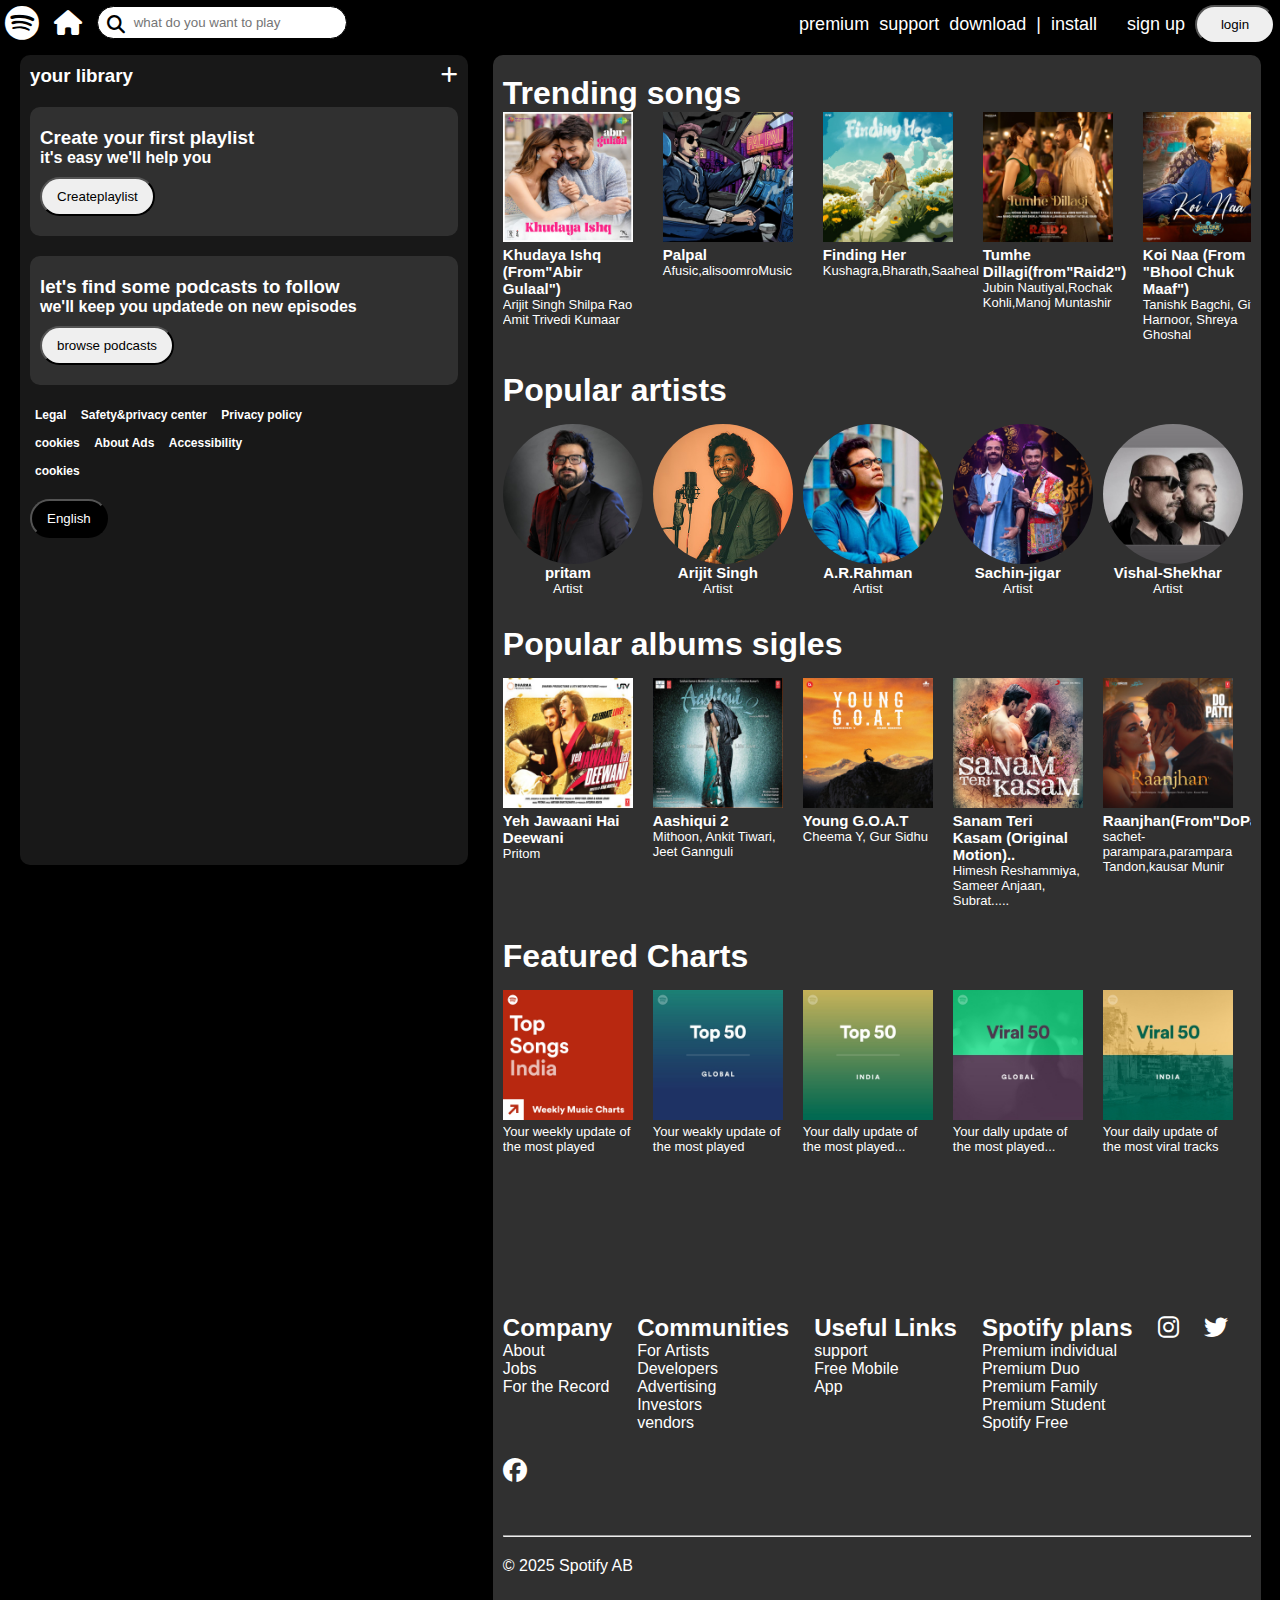
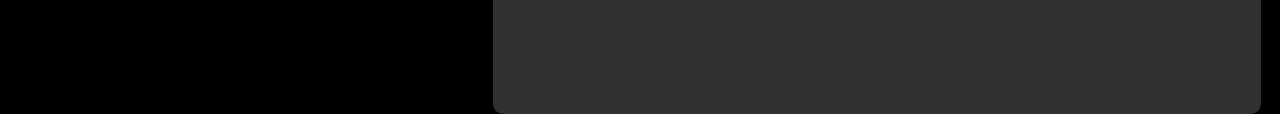
<file: index.html>
<!DOCTYPE html>
<html lang="en">

<head>
    <meta charset="UTF-8">
    <meta name="viewport" content="width=device-width, initial-scale=1.0">
    <title>Spotify-Web Player:Music For Everyone</title>
    <link rel="stylesheet" href="https://cdnjs.cloudflare.com/ajax/libs/font-awesome/6.7.2/css/all.min.css"
        integrity="sha512-Evv84Mr4kqVGRNSgIGL/F/aIDqQb7xQ2vcrdIwxfjThSH8CSR7PBEakCr51Ck+w+/U6swU2Im1vVX0SVk9ABhg=="
        crossorigin="anonymous" referrerpolicy="no-referrer" />
    <link rel="stylesheet" href="style.css">
    <link rel="icon" href="/photos2/Spotify_Primary_Logo_RGB_Green.png">

</head>

<body>
    <header>
        <div class="navbar">
            <div class="left-sec">
                <i class="fa-brands fa-spotify" style="color:white;"></i>
                <i class="fa-solid fa-house home"></i>
                <div class="search">
                    <i class="fa-solid fa-magnifying-glass"></i>
                    <input type="" placeholder=" what do you want to play">
                </div>
            </div>
            <div class="right-sec">
                <p class="sec">premium</p>
                <p class="sec">support</p>
                <p class="sec">download</p>
                <p class="sec">|</p>
                <p class="sec">install</p>
                <p id="signup">sign up</p>
                <div><button class="login">login</button></div>
            </div>
        </div>
    </header>
    <div class="importent">
        <div class="left">
            <h3 class="play-title">
                your library <i class="fa-solid fa-plus"></i>
            </h3>
            <div class="playlist playlist-1">
                <h3>Create your first playlist</h3>
                <h4>it's easy we'll help you</h4>
                <button class="Create-playlist">Createplaylist</button>
            </div>
            <div class="playlist playlist-2">
                <h3>let's find some podcasts to follow</h3>
                <h4>we'll keep you updatede on new episodes</h4>
                <button class="browse-podcasts">browse podcasts</button>
            </div>
            <div class="last">

                <div class="cookies">
                    <ul>
                        <li>

                            <a href="#">Legal</a>
                            <a href="#">Safety&privacy center</a>
                            <a href="#">Privacy policy</a>
                        </li>
                        <li>

                            <a href="#">cookies</a>
                            <a href="#">About Ads</a>
                            <a href="#">Accessibility</a>
                        </li>
                        <li>
                            <a href="#">cookies</a>
                        </li>
                    </ul>

                </div>
            </div>
            <div class="lang">
                <button class="English">English</button>
            </div>

        
    </div>
    <div class="right">
        <h1>Trending songs</h1>
        <div class="contaner1">
            <div class="item">
                <img src="photos/1.jpeg" alt="">
                <h3>Khudaya Ishq (From"Abir Gulaal")</h3>
                <p>Arijit Singh Shilpa Rao Amit Trivedi Kumaar</p>
            </div>
            <div class="item">
                <img src="photos/2.jpeg" alt="">
                <h3>Palpal</h3>
                <p>Afusic,alisoomroMusic</p>
            </div>
            <div class="item">
                <img src="photos/3.jpeg" alt="">
                <h3>Finding Her</h3>
                <p>Kushagra,Bharath,Saaheal</p>
            </div>
            <div class="item">
                <img src="photos/4.jpeg" alt="">
                <h3>Tumhe Dillagi(from"Raid2")</h3>
                <p>Jubin Nautiyal,Rochak Kohli,Manoj Muntashir</p>
            </div>
            <div class="item">
                <img src="photos/5.jpeg" alt="">
                <h3>Koi Naa (From "Bhool Chuk Maaf")</h3>
                <p>Tanishk Bagchi, Gifty, Harnoor, Shreya Ghoshal</p>
            </div>
        </div>
        <div class="contaner2">
            <h1>Popular artists</h1>
            <div class="flex-cont">
                <div class="item">
                    <div class="circle-img">
                        <img src="photos/11.jpeg" alt="">
                    </div>
                    <h3>pritam</h3>
                    <p>Artist</p>
                </div>
                <div class="item">
                    <div class="circle-img">
                        <img src="photos/12.jpeg" alt="">
                    </div>
                    <h3>Arijit Singh</h3>
                    <p>Artist</p>
                </div>
                <div class="item">
                    <div class="circle-img">
                        <img src="photos/13.jpeg" alt="">
                    </div>
                    <h3>A.R.Rahman</h3>
                    <p>Artist</p>
                </div>
                <div class="item">
                    <div class="circle-img">
                        <img src="photos/14.jpeg" alt="">
                    </div>
                    <h3>Sachin-jigar</h3>
                    <p>Artist</p>
                </div>
                <div class="item">
                    <div class="circle-img">
                        <img src="photos/15.jpeg" alt="">
                    </div>
                    <h3>Vishal-Shekhar</h3>
                    <p>Artist</p>
                </div>
            </div>
            <div class="contaner3">
                <h1>Popular albums sigles</h1>
                <div class="flex-cont1">
                    <div class="item">
                        <img src="photos/21.jpeg" alt="">
                        <h3>Yeh Jawaani Hai Deewani</h3>
                        <p>Pritom</p>
                    </div>
                    <div class="item">
                        <img src="photos/22.jpeg" alt="">
                        <h3>Aashiqui 2</h3>
                        <p>Mithoon, Ankit Tiwari, Jeet Gannguli</p>
                    </div>
                    <div class="item">
                        <img src="photos/23.jpeg" alt="">
                        <h3>Young G.O.A.T</h3>
                        <p>Cheema Y, Gur Sidhu</p>
                    </div>
                    <div class="item">
                        <img src="photos/24.jpeg" alt="">
                        <h3>Sanam Teri Kasam (Original Motion)..</h3>
                        <p>Himesh Reshammiya, Sameer Anjaan, Subrat.....</p>
                    </div>
                    <div class="item">
                        <img src="photos2/a1.jpeg" alt="">
                        <h3>Raanjhan(From"DoPatti")</h3>
                        <p>sachet-parampara,parampara Tandon,kausar Munir</p>
                    </div>

                </div>
                <div class="contaner4">
                    <h1>Featured Charts</h1>
                    <div class="flex-cont2">
                        <div class="item">
                            <img src="photos2/aa1.jpg" alt="">
                            <p>Your weekly update of the most played</p>
                        </div>
                        <div class="item">
                            <img src="photos2/aa2.jpg" alt="">
                            <p>Your weakly update of the most played</p>
                        </div>
                        <div class="item">
                            <img src="photos2/aa3.jpg" alt="">
                            <p>Your dally update of the most played...</p>
                        </div>
                        <div class="item">
                            <img src="photos2/aa4.jpg" alt="">
                            <p>Your dally update of the most played...</p>
                        </div>
                        <div class="item">
                            <img src="photos2/aa5.jpg" alt="">
                            <p>Your daily update of the most viral tracks</p>
                        </div>
                    </div>
                </div>
                <div class="footer">
                    <div class="list-cont">
                        <ul class="list">
                            <h2 class="list-item">Company</h2>
                            <li class="list-item">About</li>
                            <li class="list-item">Jobs</li>
                            <li class="list-item">For the Record</li>
                        </ul>
                        <ul class="list">
                            <h2 class="list-item">Communities</h2>
                            <li class="list-item">For Artists</li>
                            <li class="list-item">Developers</li>
                            <li class="list-item">Advertising</li>
                            <li class="list-item">Investors</li>
                            <li class="list-item">vendors</li>
                        </ul>
                        <ul class="list">
                            <h2 class="list-item">Useful Links</h2>
                            <li class="list-item">support</li>
                            <li class="list-item">Free Mobile</li>
                            <li class="list-item">App</li>
                        </ul>
                        <ul class="list">
                            <h2 class="list-item">Spotify plans</h2>
                            <li class="list-item">Premium individual</li>
                            <li class="list-item">Premium Duo</li>
                            <li class="list-item">Premium Family</li>
                            <li class="list-item">Premium Student</li>
                            <li class="list-item">Spotify Free</li>
                        </ul>
                        <ul class="list">
                            <h2 class="list-item"><i class="fa-brands fa-instagram"></i></h2>
                        </ul>
                        <ul class="list">
                            <h2 class="list-item"><i class="fa-brands fa-twitter"></i></h2>
                        </ul>
                        <ul class="list">
                            <h2 class="list-item"><i class="fa-brands fa-facebook"></i></h2>
                        </ul>
                    </div>
                    <hr>
                    <p>© 2025 Spotify AB</p>
                </div>
            </div>
        </div>
       </div>

</body>

</html>
</file>
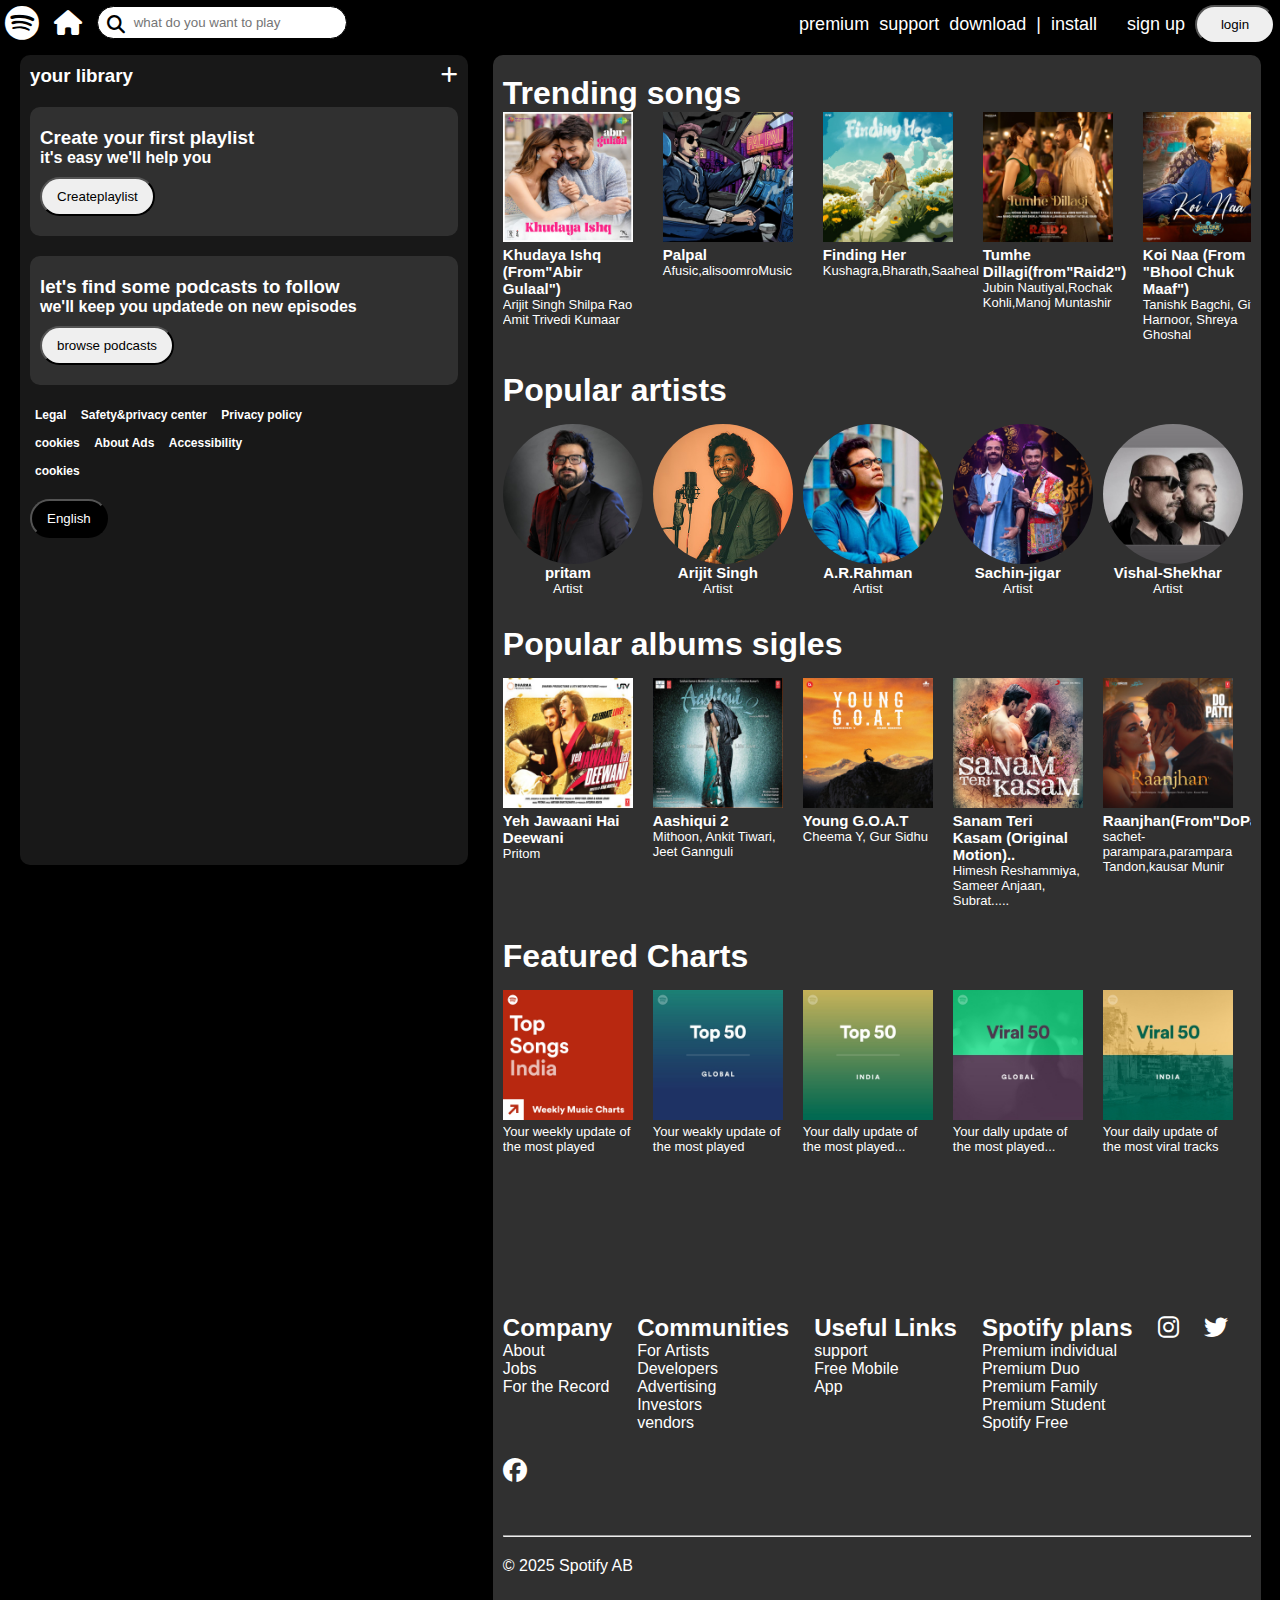
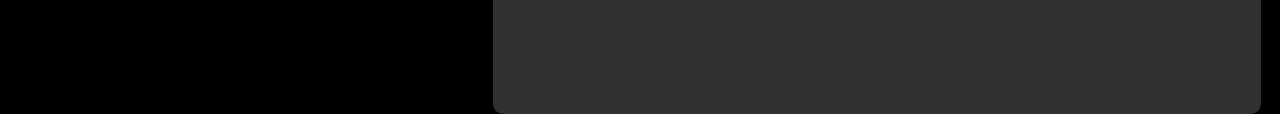
<file: proj.html>
<!DOCTYPE html>
<html lang="en">

<head>
    <meta charset="UTF-8">
    <meta name="viewport" content="width=device-width, initial-scale=1.0">
    <title>Spotify-Web Player:Music For Everyone</title>
    <link rel="stylesheet" href="https://cdnjs.cloudflare.com/ajax/libs/font-awesome/6.7.2/css/all.min.css"
        integrity="sha512-Evv84Mr4kqVGRNSgIGL/F/aIDqQb7xQ2vcrdIwxfjThSH8CSR7PBEakCr51Ck+w+/U6swU2Im1vVX0SVk9ABhg=="
        crossorigin="anonymous" referrerpolicy="no-referrer" />
    <link rel="stylesheet" href="proj.css">
    <link rel="icon" href="/photos2/Spotify_Primary_Logo_RGB_Green.png">

</head>

<body>
    <header>
        <div class="navbar">
            <div class="left-sec">
                <i class="fa-brands fa-spotify" style="color:white;"></i>
                <i class="fa-solid fa-house home"></i>
                <div class="search">
                    <i class="fa-solid fa-magnifying-glass"></i>
                    <input type="" placeholder=" what do you want to play">
                </div>
            </div>
            <div class="right-sec">
                <p class="sec">premium</p>
                <p class="sec">support</p>
                <p class="sec">download</p>
                <p class="sec">|</p>
                <p class="sec">install</p>
                <p id="signup">sign up</p>
                <div><button class="login">login</button></div>
            </div>
        </div>
    </header>
    <div class="importent">
        <div class="left">
            <h3 class="play-title">
                your library <i class="fa-solid fa-plus"></i>
            </h3>
            <div class="playlist playlist-1">
                <h3>Create your first playlist</h3>
                <h4>it's easy we'll help you</h4>
                <button class="Create-playlist">Createplaylist</button>
            </div>
            <div class="playlist playlist-2">
                <h3>let's find some podcasts to follow</h3>
                <h4>we'll keep you updatede on new episodes</h4>
                <button class="browse-podcasts">browse podcasts</button>
            </div>
            <div class="last">

                <div class="cookies">
                    <ul>
                        <li>

                            <a href="#">Legal</a>
                            <a href="#">Safety&privacy center</a>
                            <a href="#">Privacy policy</a>
                        </li>
                        <li>

                            <a href="#">cookies</a>
                            <a href="#">About Ads</a>
                            <a href="#">Accessibility</a>
                        </li>
                        <li>
                            <a href="#">cookies</a>
                        </li>
                    </ul>

                </div>
            </div>
            <div class="lang">
                <button class="English">English</button>
            </div>

        
    </div>
    <div class="right">
        <h1>Trending songs</h1>
        <div class="contaner1">
            <div class="item">
                <img src="photos/1.jpeg" alt="">
                <h3>Khudaya Ishq (From"Abir Gulaal")</h3>
                <p>Arijit Singh Shilpa Rao Amit Trivedi Kumaar</p>
            </div>
            <div class="item">
                <img src="photos/2.jpeg" alt="">
                <h3>Palpal</h3>
                <p>Afusic,alisoomroMusic</p>
            </div>
            <div class="item">
                <img src="photos/3.jpeg" alt="">
                <h3>Finding Her</h3>
                <p>Kushagra,Bharath,Saaheal</p>
            </div>
            <div class="item">
                <img src="photos/4.jpeg" alt="">
                <h3>Tumhe Dillagi(from"Raid2")</h3>
                <p>Jubin Nautiyal,Rochak Kohli,Manoj Muntashir</p>
            </div>
            <div class="item">
                <img src="photos/5.jpeg" alt="">
                <h3>Koi Naa (From "Bhool Chuk Maaf")</h3>
                <p>Tanishk Bagchi, Gifty, Harnoor, Shreya Ghoshal</p>
            </div>
        </div>
        <div class="contaner2">
            <h1>Popular artists</h1>
            <div class="flex-cont">
                <div class="item">
                    <div class="circle-img">
                        <img src="photos/11.jpeg" alt="">
                    </div>
                    <h3>pritam</h3>
                    <p>Artist</p>
                </div>
                <div class="item">
                    <div class="circle-img">
                        <img src="photos/12.jpeg" alt="">
                    </div>
                    <h3>Arijit Singh</h3>
                    <p>Artist</p>
                </div>
                <div class="item">
                    <div class="circle-img">
                        <img src="photos/13.jpeg" alt="">
                    </div>
                    <h3>A.R.Rahman</h3>
                    <p>Artist</p>
                </div>
                <div class="item">
                    <div class="circle-img">
                        <img src="photos/14.jpeg" alt="">
                    </div>
                    <h3>Sachin-jigar</h3>
                    <p>Artist</p>
                </div>
                <div class="item">
                    <div class="circle-img">
                        <img src="photos/15.jpeg" alt="">
                    </div>
                    <h3>Vishal-Shekhar</h3>
                    <p>Artist</p>
                </div>
            </div>
            <div class="contaner3">
                <h1>Popular albums sigles</h1>
                <div class="flex-cont1">
                    <div class="item">
                        <img src="photos/21.jpeg" alt="">
                        <h3>Yeh Jawaani Hai Deewani</h3>
                        <p>Pritom</p>
                    </div>
                    <div class="item">
                        <img src="photos/22.jpeg" alt="">
                        <h3>Aashiqui 2</h3>
                        <p>Mithoon, Ankit Tiwari, Jeet Gannguli</p>
                    </div>
                    <div class="item">
                        <img src="photos/23.jpeg" alt="">
                        <h3>Young G.O.A.T</h3>
                        <p>Cheema Y, Gur Sidhu</p>
                    </div>
                    <div class="item">
                        <img src="photos/24.jpeg" alt="">
                        <h3>Sanam Teri Kasam (Original Motion)..</h3>
                        <p>Himesh Reshammiya, Sameer Anjaan, Subrat.....</p>
                    </div>
                    <div class="item">
                        <img src="photos2/a1.jpeg" alt="">
                        <h3>Raanjhan(From"DoPatti")</h3>
                        <p>sachet-parampara,parampara Tandon,kausar Munir</p>
                    </div>

                </div>
                <div class="contaner4">
                    <h1>Featured Charts</h1>
                    <div class="flex-cont2">
                        <div class="item">
                            <img src="photos2/aa1.jpg" alt="">
                            <p>Your weekly update of the most played</p>
                        </div>
                        <div class="item">
                            <img src="photos2/aa2.jpg" alt="">
                            <p>Your weakly update of the most played</p>
                        </div>
                        <div class="item">
                            <img src="photos2/aa3.jpg" alt="">
                            <p>Your dally update of the most played...</p>
                        </div>
                        <div class="item">
                            <img src="photos2/aa4.jpg" alt="">
                            <p>Your dally update of the most played...</p>
                        </div>
                        <div class="item">
                            <img src="photos2/aa5.jpg" alt="">
                            <p>Your daily update of the most viral tracks</p>
                        </div>
                    </div>
                </div>
                <div class="footer">
                    <div class="list-cont">
                        <ul class="list">
                            <h2 class="list-item">Company</h2>
                            <li class="list-item">About</li>
                            <li class="list-item">Jobs</li>
                            <li class="list-item">For the Record</li>
                        </ul>
                        <ul class="list">
                            <h2 class="list-item">Communities</h2>
                            <li class="list-item">For Artists</li>
                            <li class="list-item">Developers</li>
                            <li class="list-item">Advertising</li>
                            <li class="list-item">Investors</li>
                            <li class="list-item">vendors</li>
                        </ul>
                        <ul class="list">
                            <h2 class="list-item">Useful Links</h2>
                            <li class="list-item">support</li>
                            <li class="list-item">Free Mobile</li>
                            <li class="list-item">App</li>
                        </ul>
                        <ul class="list">
                            <h2 class="list-item">Spotify plans</h2>
                            <li class="list-item">Premium individual</li>
                            <li class="list-item">Premium Duo</li>
                            <li class="list-item">Premium Family</li>
                            <li class="list-item">Premium Student</li>
                            <li class="list-item">Spotify Free</li>
                        </ul>
                        <ul class="list">
                            <h2 class="list-item"><i class="fa-brands fa-instagram"></i></h2>
                        </ul>
                        <ul class="list">
                            <h2 class="list-item"><i class="fa-brands fa-twitter"></i></h2>
                        </ul>
                        <ul class="list">
                            <h2 class="list-item"><i class="fa-brands fa-facebook"></i></h2>
                        </ul>
                    </div>
                    <hr>
                    <p>© 2025 Spotify AB</p>
                </div>
            </div>
        </div>
       </div>

</body>

</html>
</file>
<file: style.css>
*{
    margin: 0;
    padding: 0;
    box-sizing: border-box;
}

body {
    background-color: #000;
    font-family: 'Segoe UI', Tahoma, Geneva, Verdana, sans-serif;
}
.contaner1::-webkit-scrollbar{
    display: none;
}
.flex-cont::-webkit-scrollbar{
    display: none;
}
.flex-cont1::-webkit-scrollbar{
    display: none;
}
.flex-cont2::-webkit-scrollbar{
    display: none;
}


.navbar {
    width: 100%;
    display: flex;
    justify-content: space-between;
    background-color: black;
    color: white;
    padding: 5px;
    font-size: 18px;
    position: fixed;
    top: 0;
    z-index: 999;
    
}
.left-sec {
    display: flex;
    column-gap: 10px;
    margin-top: 1px;

}
.right-sec {
    display: flex;
    align-items: center;
    column-gap: 10px;
}
.home{
    font-size: 25px;
    background-color:black;
    border-radius: 50%;
    padding: 5px;
    color: white;
    
}
.right-sec-logo{
    display: flex;
    column-gap: 10px;
    margin-top: 6px;

    
}
.fa-spotify{
    font-size: 35px;
}
.navbar input{
    border: 1px solid black;
    border-radius: 25px;
    padding: 8px 8px 8px 32px;
    width: 250px;
    
}
.login{
    border-radius: 25px;
    padding: 10px;
    width: 80px;
}
#signup{
    gap: 5px;
    margin-left: 20px;
}
.search{
 position: relative;  

}
.search i {
   position: absolute;
   top: 10px;
   left: 10px;
   color: black;
}
.importent {
    display:flex;
    gap: 10px;
    justify-content: center;
    
    
}    
.left{
    background-color: rgb(24, 24, 24);
    border-radius: 10px;
    width: 35%;
    height: 90%;
    position: fixed;
    top: 45px;
    left: 20px;
    margin-top: 10px;
    padding: 10px;
    color: white;
    

}

.play-title {
    width: 100%;
    display: flex;
    justify-content: space-between;

    
}

.right{
    background-color:#181818;
    /* max-width: 90%; */
    width: 60%;
    height: 100%;
    color: white;
    bottom: 12px;
    border-radius: 7px;
    margin-left: 37%;
}

.playlist{
    margin-top: 20px;
    background: #303030;
    padding: 20px 10px;
    border-radius:10px;
}

.playlist button {
    padding: 10px 15px;
    border-radius: 30px;
    margin-top: 10px;
}
.English
{
    padding: 10px 15px;
    border-radius: 30px;
    margin-top: 10px;
    background-color: black;
    color: white;
}
.cookies ul li a{
    text-decoration: none;
    color: white;
    font-size: 12px;
    font-weight: 600;
    margin: 0 5px;

}
.cookies ul{
    list-style: none;
    margin-top: 20px;
}
.cookies ul li{
    padding-bottom: 10px;
}
.right{
    margin-top: 55px;
    background: #303030;
    padding: 20px 10px;
    border-radius: 10px;
}

.right::-webkit-scrollbar{
    display: none;
}

.contaner1{
    display: flex;
    width: 100%;
    overflow-x: scroll;
    gap: 30px;
}
.item{
    max-width:130px;
    min-width:130px;
}
.item img {
    width: 100%;
}
.item h3 {
    font-size: 15px;
}
.item p {
    font-size: 13px;
}

.contaner2 h1 {
    margin: 30px 0 15px 0;
}
.flex-cont{
    display: flex;
    gap: 20px;
    overflow-x: scroll; 

}

.flex-cont .item {
    text-align: center;
}

.circle-img {
    min-width: 140px;
    max-width: 140px;
    height: 140px;
    border-radius: 50%;
    overflow: hidden;
}

.circle-img img {
    width: 100%;
    height: 100%;
    object-fit: cover;
}
.contaner3{
    width: 100%;
}
.contaner3 h1 {
    margin: 30px 0 15px 0;
}
.flex-cont1 {
    width: 100%;
    overflow-x: scroll;
    gap: 20px;
    display: flex;
}
.flex-cont2{
    width: 100%;
    gap: 20px;
    display: flex;
    overflow-x: scroll;
}
.contaner3 h1 {
    margin: 30px 0 15px 0;
}
.footer{
    min-height: 60vh;
    display: flex;
    flex-direction: column;
    justify-content: center;
    display: flex;
}
.list-cont{
    display: flex;
    gap: 25px;
    align-items: flex-start;
    flex-wrap: wrap;
    margin-top: 40px;
}
.list-cont li{
    list-style: none;
}
hr {
    margin-top: 50px;
    margin-bottom: 20px;
}
@media (max-width:320px){
    .left-sec{
        width: 500px;
    }
    .search{
        font-size: 8px;
    margin-top: 2px;
    width: 240px;  
}
.left{
    display: none;
}
.right {
    margin-left: 0;
}

    }
@media (max-width:850px){
    .sec{
        display: none;
    }
}
@media (max-width:768px){
    .left{
        display: none;
    }
    .right{
        margin-left: 0px;
        width: 100%;
    }
    .navbar input{
        width: 90%;
    }
    .fa-solid {
        font-size: 20px;
    }
}
</file>
<file: proj.css>
*{
    margin: 0;
    padding: 0;
    box-sizing: border-box;
}

body {
    background-color: #000;
    font-family: 'Segoe UI', Tahoma, Geneva, Verdana, sans-serif;
}
.contaner1::-webkit-scrollbar{
    display: none;
}
.flex-cont::-webkit-scrollbar{
    display: none;
}
.flex-cont1::-webkit-scrollbar{
    display: none;
}
.flex-cont2::-webkit-scrollbar{
    display: none;
}


.navbar {
    width: 100%;
    display: flex;
    justify-content: space-between;
    background-color: black;
    color: white;
    padding: 5px;
    font-size: 18px;
    position: fixed;
    top: 0;
    z-index: 999;
    
}
.left-sec {
    display: flex;
    column-gap: 10px;
    margin-top: 1px;

}
.right-sec {
    display: flex;
    align-items: center;
    column-gap: 10px;
}
.home{
    font-size: 25px;
    background-color:black;
    border-radius: 50%;
    padding: 5px;
    color: white;
    
}
.right-sec-logo{
    display: flex;
    column-gap: 10px;
    margin-top: 6px;

    
}
.fa-spotify{
    font-size: 35px;
}
.navbar input{
    border: 1px solid black;
    border-radius: 25px;
    padding: 8px 8px 8px 32px;
    width: 250px;
    
}
.login{
    border-radius: 25px;
    padding: 10px;
    width: 80px;
}
#signup{
    gap: 5px;
    margin-left: 20px;
}
.search{
 position: relative;  

}
.search i {
   position: absolute;
   top: 10px;
   left: 10px;
   color: black;
}
.importent {
    display:flex;
    gap: 10px;
    justify-content: center;
    
    
}    
.left{
    background-color: rgb(24, 24, 24);
    border-radius: 10px;
    width: 35%;
    height: 90%;
    position: fixed;
    top: 45px;
    left: 20px;
    margin-top: 10px;
    padding: 10px;
    color: white;
    

}

.play-title {
    width: 100%;
    display: flex;
    justify-content: space-between;

    
}

.right{
    background-color:#181818;
    /* max-width: 90%; */
    width: 60%;
    height: 100%;
    color: white;
    bottom: 12px;
    border-radius: 7px;
    margin-left: 37%;
}

.playlist{
    margin-top: 20px;
    background: #303030;
    padding: 20px 10px;
    border-radius:10px;
}

.playlist button {
    padding: 10px 15px;
    border-radius: 30px;
    margin-top: 10px;
}
.English
{
    padding: 10px 15px;
    border-radius: 30px;
    margin-top: 10px;
    background-color: black;
    color: white;
}
.cookies ul li a{
    text-decoration: none;
    color: white;
    font-size: 12px;
    font-weight: 600;
    margin: 0 5px;

}
.cookies ul{
    list-style: none;
    margin-top: 20px;
}
.cookies ul li{
    padding-bottom: 10px;
}
.right{
    margin-top: 55px;
    background: #303030;
    padding: 20px 10px;
    border-radius: 10px;
}

.right::-webkit-scrollbar{
    display: none;
}

.contaner1{
    display: flex;
    width: 100%;
    overflow-x: scroll;
    gap: 30px;
}
.item{
    max-width:130px;
    min-width:130px;
}
.item img {
    width: 100%;
}
.item h3 {
    font-size: 15px;
}
.item p {
    font-size: 13px;
}

.contaner2 h1 {
    margin: 30px 0 15px 0;
}
.flex-cont{
    display: flex;
    gap: 20px;
    overflow-x: scroll; 

}

.flex-cont .item {
    text-align: center;
}

.circle-img {
    min-width: 140px;
    max-width: 140px;
    height: 140px;
    border-radius: 50%;
    overflow: hidden;
}

.circle-img img {
    width: 100%;
    height: 100%;
    object-fit: cover;
}
.contaner3{
    width: 100%;
}
.contaner3 h1 {
    margin: 30px 0 15px 0;
}
.flex-cont1 {
    width: 100%;
    overflow-x: scroll;
    gap: 20px;
    display: flex;
}
.flex-cont2{
    width: 100%;
    gap: 20px;
    display: flex;
    overflow-x: scroll;
}
.contaner3 h1 {
    margin: 30px 0 15px 0;
}
.footer{
    min-height: 60vh;
    display: flex;
    flex-direction: column;
    justify-content: center;
    display: flex;
}
.list-cont{
    display: flex;
    gap: 25px;
    align-items: flex-start;
    flex-wrap: wrap;
    margin-top: 40px;
}
.list-cont li{
    list-style: none;
}
hr {
    margin-top: 50px;
    margin-bottom: 20px;
}
@media (max-width:320px){
    .left-sec{
        width: 500px;
    }
    .search{
        font-size: 8px;
    margin-top: 2px;
    width: 240px;  
}
.left{
    display: none;
}
.right {
    margin-left: 0;
}

    }
@media (max-width:850px){
    .sec{
        display: none;
    }
}
@media (max-width:768px){
    .left{
        display: none;
    }
    .right{
        margin-left: 0px;
        width: 100%;
    }
    .navbar input{
        width: 90%;
    }
    .fa-solid {
        font-size: 20px;
    }
}
</file>
